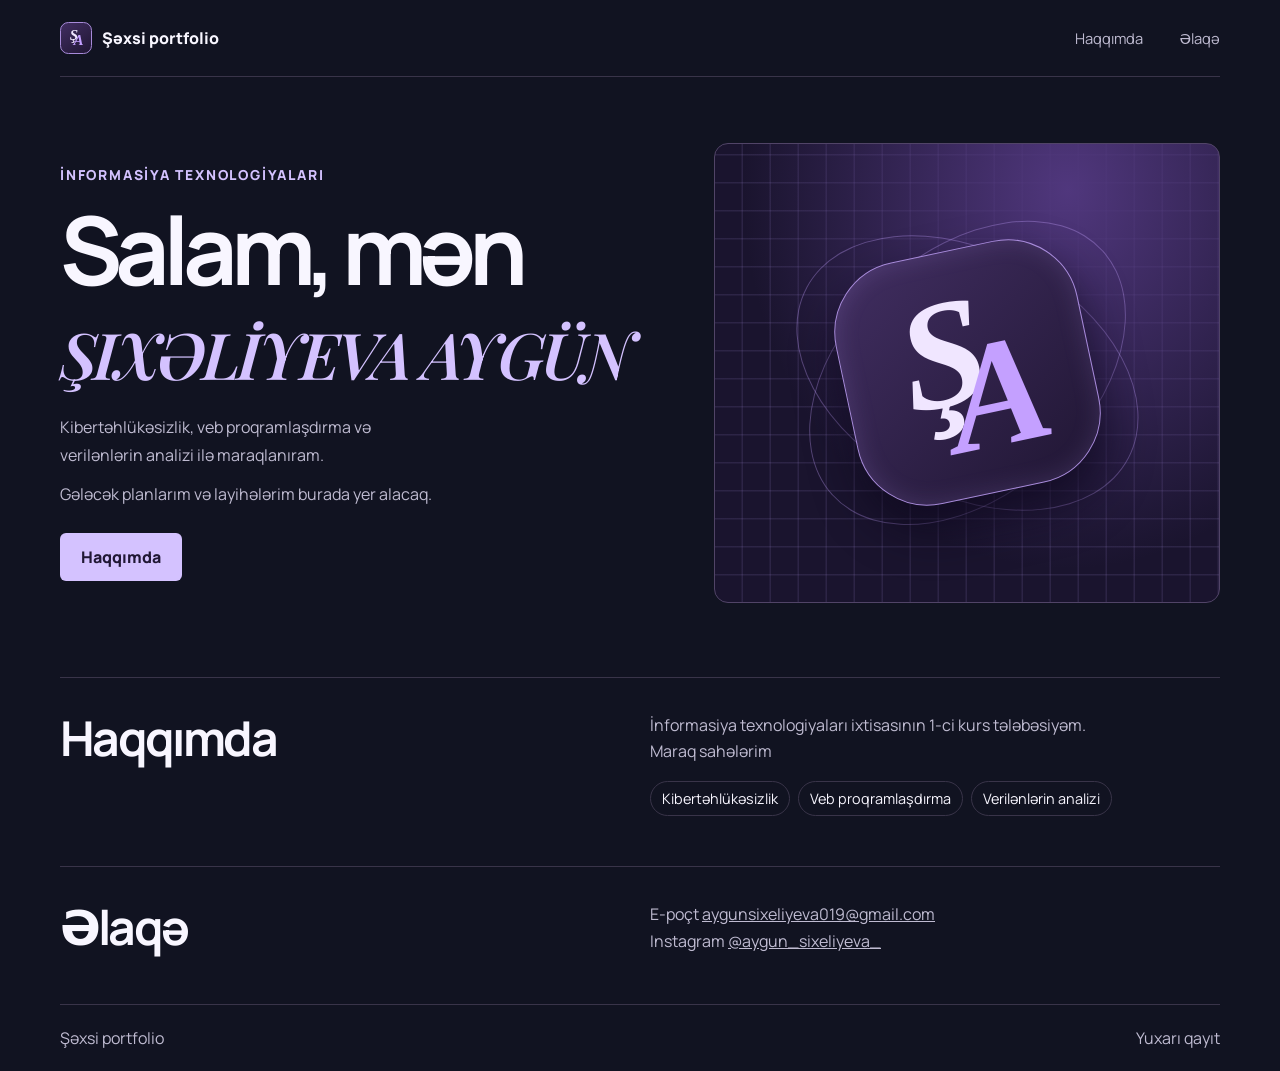
<file: index.html>
<!doctype html>
<html lang="az">
<head>
<meta charset="utf-8">
<meta name="viewport" content="width=device-width, initial-scale=1">
<meta name="description" content="Şıxəliyeva Aygünün şəxsi portfoliosu.">
<title>ŞIXƏLİYEVA AYGÜN | Şəxsi portfolio</title>
<link rel="stylesheet" href="style.css">
</head>
<body>
<header class="wrap top">
<a class="brand" href="#basla"><span class="monogram" aria-hidden="true"><span>Ş</span><span>A</span></span> Şəxsi portfolio</a>
<nav aria-label="Əsas menyu"><a href="#haqqimda">Haqqımda</a><a href="#elaqe">Əlaqə</a></nav>
</header>
<main class="wrap" id="basla">
<section class="hero" aria-labelledby="intro">
<div class="hero-copy">
<p class="label">İNFORMASİYA TEXNOLOGİYALARI</p>
<h1 id="intro">Salam, mən<br><em>ŞIXƏLİYEVA AYGÜN</em></h1>
<p class="intro">Kibertəhlükəsizlik, veb proqramlaşdırma və verilənlərin analizi ilə maraqlanıram.</p>
<p class="intro" style="margin-top: 12px">Gələcək planlarım və layihələrim burada yer alacaq.</p>
<a class="button" href="#haqqimda">Haqqımda</a>
</div>
<div class="art" aria-hidden="true"><span class="monogram" aria-hidden="true"><span>Ş</span><span>A</span></span></div>
</section>
<section id="haqqimda" class="about">
<h2>Haqqımda</h2>
<div><p>İnformasiya texnologiyaları ixtisasının 1-ci kurs tələbəsiyəm.</p><p>Maraq sahələrim</p><ul><li>Kibertəhlükəsizlik</li><li>Veb proqramlaşdırma</li><li>Verilənlərin analizi</li></ul></div>
</section>
<section id="elaqe" class="contact">
<h2>Əlaqə</h2>
<div>
<p>E-poçt <a href="mailto:aygunsixeliyeva019@gmail.com"><u>aygunsixeliyeva019@gmail.com</u></a></p>
<p>Instagram <a href="https://www.instagram.com/aygun_sixeliyeva_/"><u>@aygun_sixeliyeva_</u></a></p>
</div>
</section>
</main>
<footer class="wrap foot"><span>Şəxsi portfolio</span><a href="#basla">Yuxarı qayıt</a></footer>
</body>
</html>
</file>
<file: style.css>
@import url('https://fonts.googleapis.com/css2?family=Manrope:wght@400;500;600;700;800&family=Playfair+Display:ital,wght@1,600;1,700&display=swap');
:root{color-scheme:dark;--bg:#111321;--ink:#f8f6ff;--muted:#bfbbd1;--accent:#d4c2ff;--line:#393449;font-family:Manrope,system-ui,sans-serif}
*{box-sizing:border-box}
html{scroll-behavior:smooth}
body{margin:0;background:var(--bg);color:var(--ink)}
.wrap{width:min(1160px,calc(100% - 64px));margin-inline:auto}
a{color:inherit;text-decoration:none}
a:hover{color:var(--accent)}
:focus-visible{outline:2px solid var(--accent);outline-offset:5px}
.top,.foot{display:flex;align-items:center;justify-content:space-between;padding-block:22px;border-bottom:1px solid var(--line);gap:16px}
.brand{display:flex;align-items:center;gap:10px;font-weight:800}
nav{display:flex;gap:clamp(14px,3vw,36px);font-size:.92rem;color:var(--muted)}
.hero{display:grid;grid-template-columns:1.1fr .9fr;align-items:center;gap:36px;padding-block:66px 74px}
.label,small{font-size:.86rem;letter-spacing:.13em;font-weight:800;color:var(--accent)}
h1,h2,p{margin:0}
h1{font-size:clamp(3rem,7.4vw,6.6rem);line-height:1;letter-spacing:-.075em;margin:18px 0 23px}
h1 em{font-family:"Playfair Display",Georgia,serif;font-size:.68em;overflow-wrap:anywhere;color:var(--accent);font-weight:600;letter-spacing:-.055em}
.intro{color:var(--muted);max-width:39ch;line-height:1.7}
.button{display:inline-flex;padding:13px 21px;background:var(--accent);color:#211835;border-radius:6px;font-weight:800;margin-top:25px}
.button:hover{background:#ece1ff;color:#211835}
.art{position:relative;overflow:hidden;aspect-ratio:1.1;border:1px solid #514467;border-radius:14px;background:radial-gradient(ellipse at 70% 10%,#50377d,transparent 65%),repeating-linear-gradient(0deg,#10092100 0px 26px,#af95ea20 27px 28px),repeating-linear-gradient(90deg,#10092100 0px 26px,#af95ea20 27px 28px),#1a142e;isolation:isolate}
.work,.about,.contact{padding-block:34px 50px;border-top:1px solid var(--line);scroll-margin-top:18px}
.heading{display:flex;justify-content:space-between;align-items:baseline;gap:12px;margin-bottom:24px}
h2{font-size:clamp(1.8rem,4.3vw,3rem);line-height:1.1;letter-spacing:-.055em}
.heading p,.about p,.contact p,.project p,.foot{color:var(--muted)}
.grid{display:grid;grid-template-columns:repeat(3,1fr);gap:18px;align-items:start}
.project{background:#1a1b2d;border:1px solid var(--line);border-radius:10px;overflow:hidden}
summary{display:block;cursor:pointer;list-style:none}
summary::-webkit-details-marker{display:none}
summary:focus-visible{outline-offset:-4px}
.project img{width:100%;height:auto;aspect-ratio:1.6;object-fit:cover;display:block;filter:saturate(.82)}
.caption{display:flex;align-items:center;justify-content:space-between;padding:17px;gap:8px}
.caption strong{display:block;font-size:1.28rem;margin-top:4px}
.toggle{width:35px;height:35px;display:grid;place-items:center;border-radius:50%;border:1px solid var(--line);flex:none;color:var(--accent)}
.toggle::after{content:"+"}
[open] .toggle::after{content:"−"}
summary:hover .toggle{background:#39304f}
.project p{padding:0 17px 18px;line-height:1.6}
.about,.contact{display:grid;grid-template-columns:1fr 1fr;gap:20px;line-height:1.65}
ul{display:flex;flex-wrap:wrap;gap:8px;list-style:none;padding:0;margin:16px 0 0}
li{border:1px solid var(--line);border-radius:30px;padding:5px 11px;font-size:.9rem}
.foot{border-top:1px solid var(--line);border-bottom:0}
@media(max-width:800px){.hero{grid-template-columns:1fr 1fr;gap:20px}.grid{grid-template-columns:repeat(2,1fr)}}
@media(max-width:610px){.wrap{width:calc(100% - 36px)}.top{flex-wrap:wrap}.hero,.about,.contact,.grid{grid-template-columns:1fr}.hero{padding-block:42px 48px;gap:28px}.heading{align-items:start;flex-direction:column}.art{aspect-ratio:1.4}}
@media(prefers-reduced-motion:reduce){html{scroll-behavior:auto}}
.monogram {
  position: relative;
  display: inline-grid;
  place-items: center;
  flex: none;
  width: 2rem;
  aspect-ratio: 1;
  border: 1px solid #a78ad9;
  border-radius: 26%;
  background: linear-gradient(145deg, #412e61, #201633);
  color: #f0e6ff;
  font: italic 700 .94rem/1 Georgia, serif;
}
.monogram span { grid-area: 1 / 1; }
.monogram span:first-child { transform: translate(-24%, -15%); }
.monogram span:last-child { transform: translate(25%, 17%); color: #c4a0ff; }
.art { display: grid; place-items: center; }
.art .monogram {
  width: 49%;
  border-radius: 29%;
  transform: rotate(-12deg);
  font-size: clamp(4rem, 12vw, 10rem);
  box-shadow: 0 24px 45px #0d071bba, inset 0 0 25px #c0a1ff29;
}
.art::before, .art::after {
  content: "";
  position: absolute;
  width: 72%;
  aspect-ratio: 1.5;
  border: 1px solid #c4a0ff57;
  border-radius: 50%;
  transform: rotate(28deg);
}
.art::after { transform: rotate(-42deg); }
.art .monogram { z-index: 1; }
</file>
